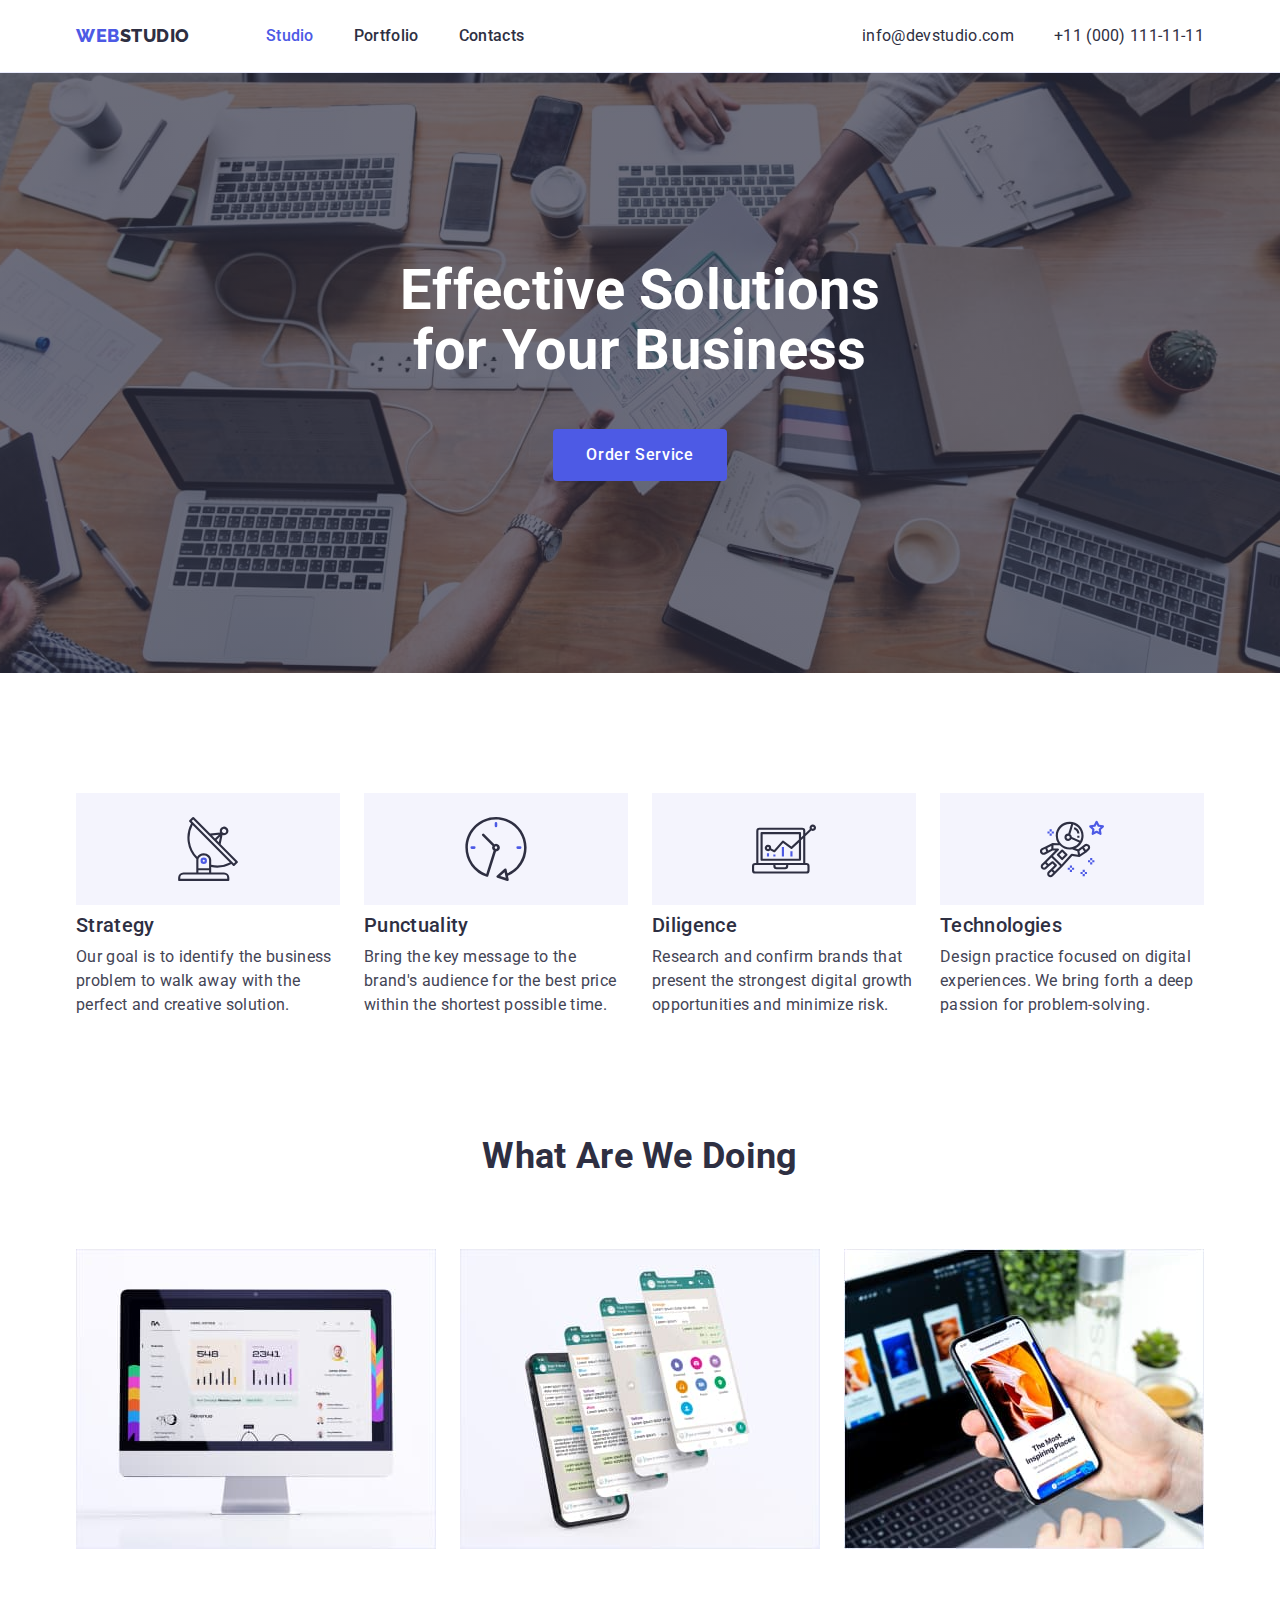
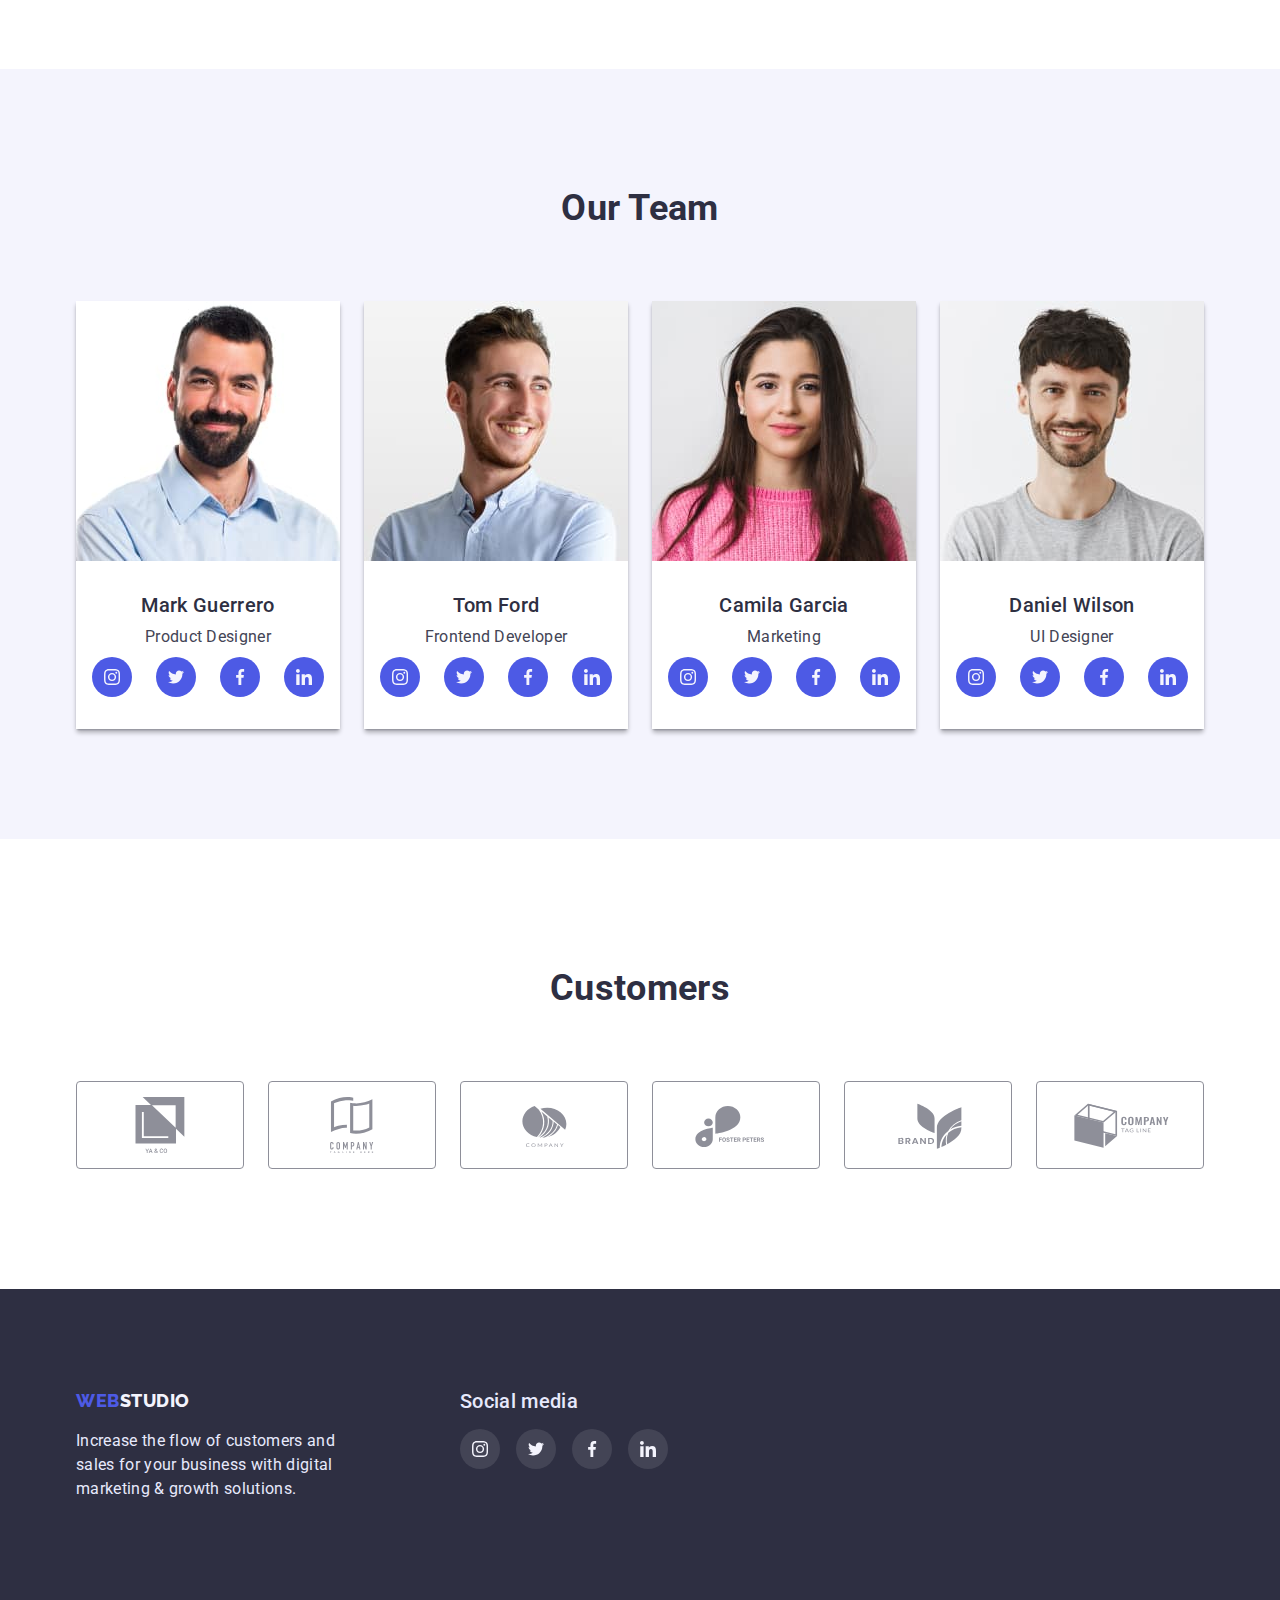
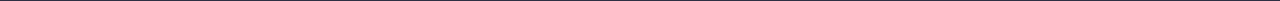
<file: index.html>
<!DOCTYPE html>
<html lang="en">
	<head>
		<meta charset="UTF-8" />
		<meta http-equiv="X-UA-Compatible" content="IE=edge" />
		<meta name="viewport" content="width=device-width, initial-scale=1.0" />
		<link rel="preconnect" href="https://fonts.googleapis.com" />
		<link rel="preconnect" href="https://fonts.gstatic.com" crossorigin />
		<link
			href="https://fonts.googleapis.com/css2?family=Raleway:wght@800&family=Roboto:wght@400;500;700&display=swap"
			rel="stylesheet"
		/>
		<link href="https://cdn.jsdelivr.net/npm/modern-normalize@1.1.0/modern-normalize.min.css" rel="stylesheet" />
		<link rel="stylesheet" href="./css/styles.css" />
		<title>WebStudio</title>
	</head>
	<body>
		<!-- head -->
		<header>
			<div class="container header-list">
				<nav class="page-nav">
					<!-- Logo -->
					<a href="./index.html" class="logo"><span>Web</span>Studio</a>
					<ul class="list list-nav">
						<li><a href="./index.html" class="link-nav current">Studio</a></li>
						<li><a href="./portfolio.html" class="link-nav">Portfolio</a></li>
						<li><a href="" class="link-nav">Contacts</a></li>
					</ul>
				</nav>
				<address>
					<ul class="list address-nav">
						<li><a href="mailto:info@devstudio.com" class="link-address"> info@devstudio.com</a></li>
						<li><a href="tel:+110001111111" class="link-address">+11 (000) 111-11-11</a></li>
					</ul>
				</address>
			</div>
		</header>
		<main>
			<!-- Hero -->
			<section class="hero">
				<div class="container">
					<h1 class="title-first">Effective Solutions <br />for Your Business</h1>
					<button type="button" class="button">Order Service</button>
				</div>
			</section>
			<!-- advantages -->
			<section class="section">
				<div class="container advantages">
					<h2 hidden>advantages</h2>
					<ul class="list">
						<li class="item">
							<div class="item-box">
								<svg class="svg-adv">
									<use href="./images/sprite.svg#antenna"></use>
								</svg>
							</div>
							<h3 class="title-third">Strategy</h3>
							<p> Our goal is to identify the business problem to walk away with the perfect and creative solution. </p>
						</li>
						<li class="item">
							<div class="item-box">
								<svg class="svg-adv">
									<use href="./images/sprite.svg#clock"></use>
								</svg>
							</div>
							<h3 class="title-third">Punctuality</h3>
							<p>
								Bring the key message to the brand's audience for the best price within the shortest possible time.
							</p>
						</li>
						<li class="item">
							<div class="item-box">
								<svg class="svg-adv">
									<use href="./images/sprite.svg#notebook"></use>
								</svg>
							</div>
							<h3 class="title-third">Diligence</h3>
							<p>
								Research and confirm brands that present the strongest digital growth opportunities and minimize risk.
							</p>
						</li>
						<li class="item">
							<div class="item-box">
								<svg class="svg-adv">
									<use href="./images/sprite.svg#astronaut"></use>
								</svg>
							</div>
							<h3 class="title-third">Technologies</h3>
							<p>
								Design practice focused on digital experiences. We bring forth a deep passion for problem-solving.
							</p>
						</li>
					</ul>
				</div>
			</section>
			<!-- What are we doing? -->
			<section class="areas section">
				<div class="container">
					<h2 class="title-second">What are we doing</h2>
					<ul class="list list-areas">
						<li><img src="./images/imac.jpg" alt="comp" width="360" /></li>
						<li><img src="./images/phone.jpg" alt="phone" width="360" /></li>
						<li>
							<img src="./images/notephone.jpg" alt="comp+phone" width="360" />
						</li>
					</ul>
				</div>
			</section>
			<!-- Our Team -->
			<section class="team section">
				<div class="container">
					<h2 class="title-second">Our Team</h2>
					<ul class="list list-empl">
						<li class="empl-card">
							<img src="./images/mark.jpg" alt="Mark Guerrero" width="264" />
							<div class="empl-name">
								<h3 class="title-third">Mark Guerrero</h3>
								<p>Product Designer</p>
								<ul class="list social-icons">
									<li class="item-social">
										<a class="social-button" href="#">
											<svg class="social-icon" width="16" height="16">
												<use href="./images/sprite.svg#instagram"></use>
											</svg>
										</a>
									</li>
									<li class="item-social">
										<a class="social-button" href="#">
											<svg class="social-icon" width="16" height="16">
												<use href="./images/sprite.svg#twitter"></use>
											</svg>
										</a>
									</li>
									<li class="item-social">
										<a class="social-button" href="#">
											<svg class="social-icon" width="16" height="16">
												<use href="./images/sprite.svg#facebook"></use>
											</svg>
										</a>
									</li>
									<li class="item-social">
										<a class="social-button" href="#">
											<svg class="social-icon" width="16px" height="16px	">
												<use href="./images/sprite.svg#linkedin"></use>
											</svg>
										</a>
									</li>
								</ul>
							</div>
						</li>
						<li class="empl-card">
							<img src="./images/tom.jpg" alt="Tom Ford" width="264" />
							<div class="empl-name">
								<h3 class="title-third">Tom Ford</h3>
								<p>Frontend Developer</p>
								<ul class="list social-icons">
									<li class="item-social">
										<a class="social-button" href="#">
											<svg class="social-icon" width="16" height="16">
												<use href="./images/sprite.svg#instagram"></use>
											</svg>
										</a>
									</li>
									<li class="item-social">
										<a class="social-button" href="#">
											<svg class="social-icon" width="16" height="16">
												<use href="./images/sprite.svg#twitter"></use>
											</svg>
										</a>
									</li>
									<li class="item-social">
										<a class="social-button" href="#">
											<svg class="social-icon" width="16" height="16">
												<use href="./images/sprite.svg#facebook"></use>
											</svg>
										</a>
									</li>
									<li class="item-social">
										<a class="social-button" href="#">
											<svg class="social-icon" width="16px" height="16px	">
												<use href="./images/sprite.svg#linkedin"></use>
											</svg>
										</a>
									</li>
								</ul>
							</div>
						</li>
						<li class="empl-card">
							<img src="./images/camila.jpg" alt="Camila Garcia" width="264" />
							<div class="empl-name">
								<h3 class="title-third">Camila Garcia</h3>
								<p>Marketing</p>
								<ul class="list social-icons">
									<li class="item-social">
										<a class="social-button" href="#">
											<svg class="social-icon" width="16" height="16">
												<use href="./images/sprite.svg#instagram"></use>
											</svg>
										</a>
									</li>
									<li class="item-social">
										<a class="social-button" href="#">
											<svg class="social-icon" width="16" height="16">
												<use href="./images/sprite.svg#twitter"></use>
											</svg>
										</a>
									</li>
									<li class="item-social">
										<a class="social-button" href="#">
											<svg class="social-icon" width="16" height="16">
												<use href="./images/sprite.svg#facebook"></use>
											</svg>
										</a>
									</li>
									<li class="item-social">
										<a class="social-button" href="#">
											<svg class="social-icon" width="16px" height="16px	">
												<use href="./images/sprite.svg#linkedin"></use>
											</svg>
										</a>
									</li>
								</ul>
							</div>
						</li>
						<li class="empl-card">
							<img src="./images/daniel.jpg" alt="Daniel Wilson" width="264" />
							<div class="empl-name">
								<h3 class="title-third">Daniel Wilson</h3>
								<p>UI Designer</p>
								<ul class="list social-icons">
									<li class="item-social">
										<a class="social-button" href="#">
											<svg class="social-icon" width="16" height="16">
												<use href="./images/sprite.svg#instagram"></use>
											</svg>
										</a>
									</li>
									<li class="item-social">
										<a class="social-button" href="#">
											<svg class="social-icon" width="16" height="16">
												<use href="./images/sprite.svg#twitter"></use>
											</svg>
										</a>
									</li>
									<li class="item-social">
										<a class="social-button" href="#">
											<svg class="social-icon" width="16" height="16">
												<use href="./images/sprite.svg#facebook"></use>
											</svg>
										</a>
									</li>
									<li class="item-social">
										<a class="social-button" href="#">
											<svg class="social-icon" width="16px" height="16px	">
												<use href="./images/sprite.svg#linkedin"></use>
											</svg>
										</a>
									</li>
								</ul>
							</div>
						</li>
					</ul>
				</div>
			</section>
		</main>
		<!-- =======Customers======== -->
		<section class="section customers">
			<div class="container">
				<h2 class="title-second">Customers</h2>
				<ul class="list list-cust">
					<li class="cust-item">
						<a class="cust-icon" href="#">
							<svg class="cust-logo" width="104" height="56" fill="#8e8f99">
								<use href="./images/sprite.svg#yaco"></use>
							</svg>
						</a>
					</li>
					<li class="cust-item">
						<a class="cust-icon" href="#">
							<svg class="cust-logo" width="104" height="56" fill="#8e8f99">
								<use href="./images/sprite.svg#tagline1"></use>
							</svg>
						</a>
					</li>
					<li class="cust-item">
						<a class="cust-icon" href="#">
							<svg class="cust-logo" width="104" height="56" fill="#8e8f99">
								<use href="./images/sprite.svg#company"></use>
							</svg>
						</a>
					</li>
					<li class="cust-item">
						<a class="cust-icon" href="#">
							<svg class="cust-logo" width="104" height="56" fill="#8e8f99">
								<use href="./images/sprite.svg#foster"></use>
							</svg>
						</a>
					</li>
					<li class="cust-item">
						<a class="cust-icon" href="#">
							<svg class="cust-logo" width="104" height="56" fill="#8e8f99">
								<use href="./images/sprite.svg#brand"></use>
							</svg>
						</a>
					</li>
					<li class="cust-item">
						<a class="cust-icon" href="#">
							<svg class="cust-logo" width="104" height="56" fill="#8e8f99">
								<use href="./images/sprite.svg#tagline2"></use>
							</svg>
						</a>
					</li>
				</ul>
			</div>
		</section>
		<!-- Page footer -->
		<footer class="footer">
			<div class="container footer-items">
				<div class="footer-logo">
					<a href="./index.html" class="logo footer-logo-link"><span>Web</span>Studio</a>
					<p> Increase the flow of customers and sales for your business with digital marketing & growth solutions. </p>
				</div>
				<div class="footer-media">
					<p class="title-third">Social media</p>
					<ul class="list social-icons">
						<li class="item-social">
							<a class="social-button" href="#">
								<svg class="social-icon" width="16" height="16">
									<use href="./images/sprite.svg#instagram"></use>
								</svg>
							</a>
						</li>
						<li class="item-social">
							<a class="social-button" href="#">
								<svg class="social-icon" width="16" height="16">
									<use href="./images/sprite.svg#twitter"></use>
								</svg>
							</a>
						</li>
						<li class="item-social">
							<a class="social-button" href="#">
								<svg class="social-icon" width="16" height="16">
									<use href="./images/sprite.svg#facebook"></use>
								</svg>
							</a>
						</li>
						<li class="item-social">
							<a class="social-button" href="#">
								<svg class="social-icon" width="16px" height="16px	">
									<use href="./images/sprite.svg#linkedin"></use>
								</svg>
							</a>
						</li>
					</ul>
				</div>
			</div>
		</footer>
	</body>
</html>
</file>
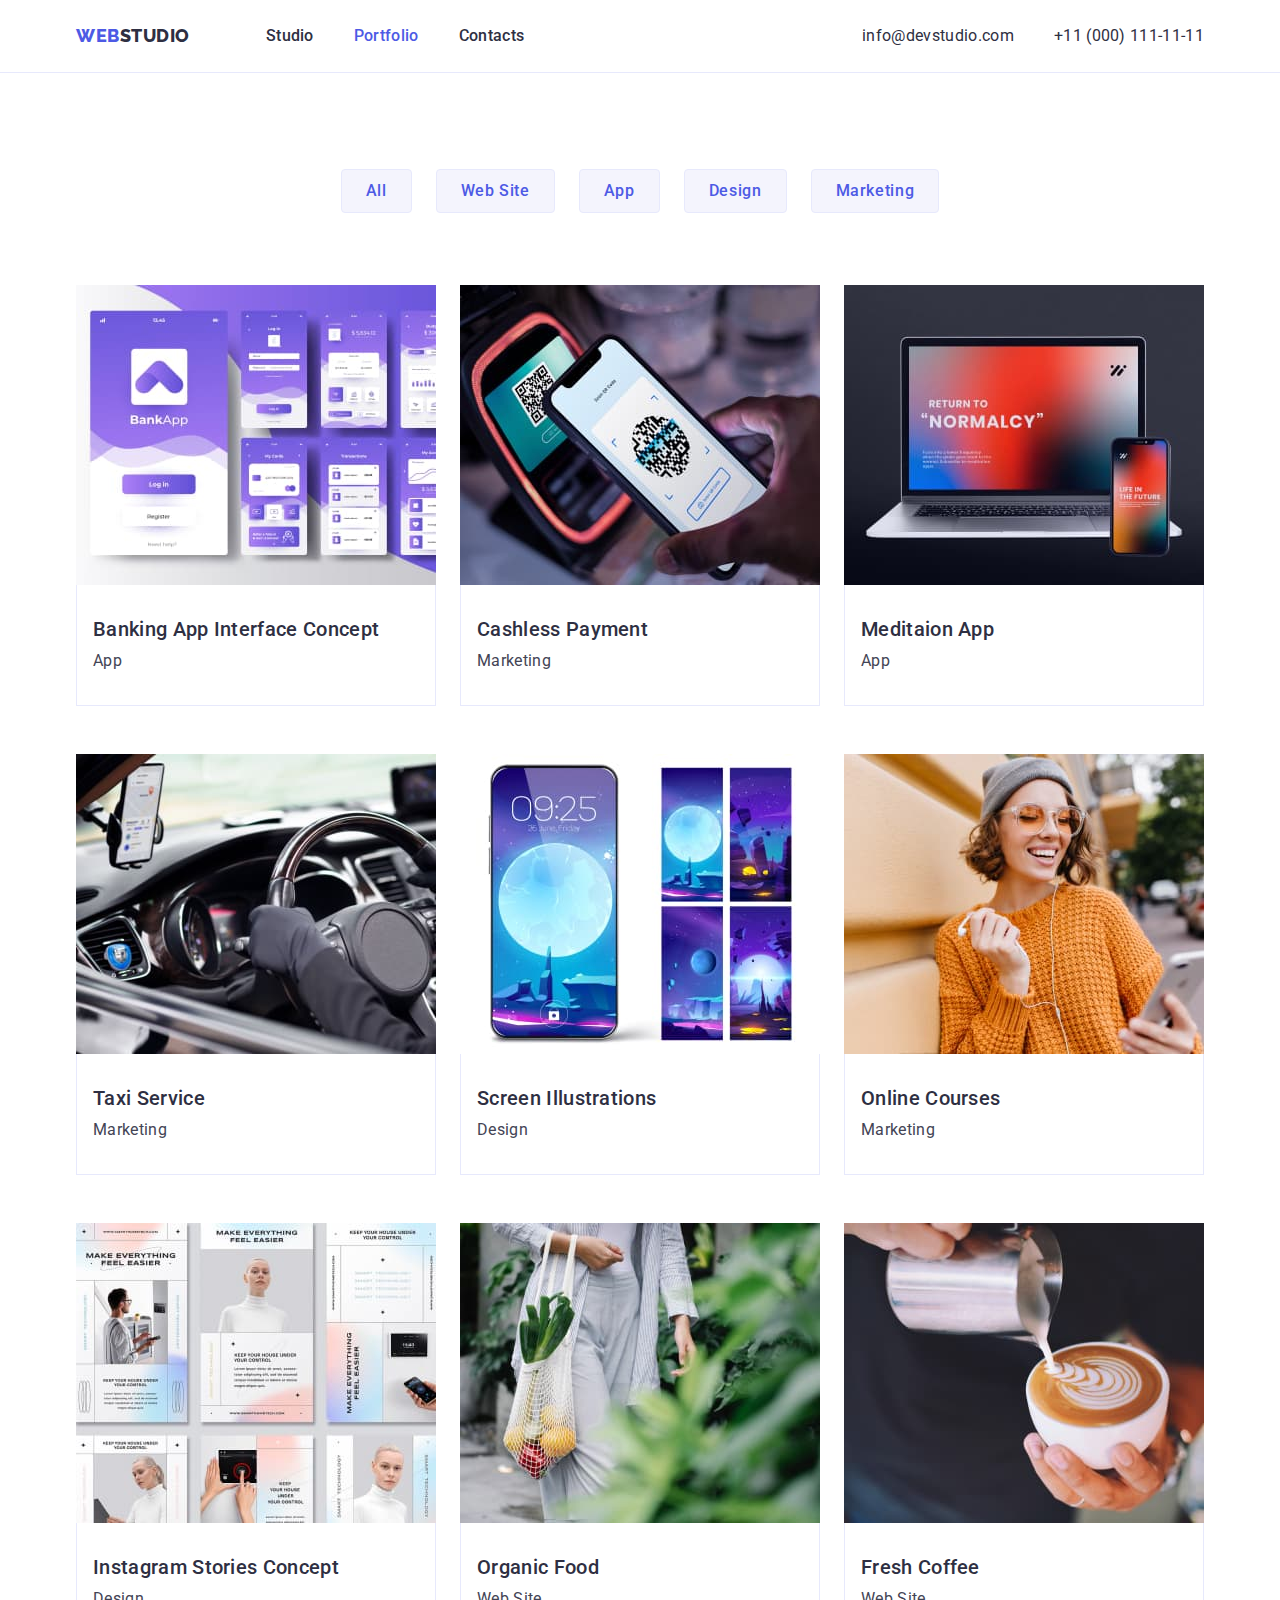
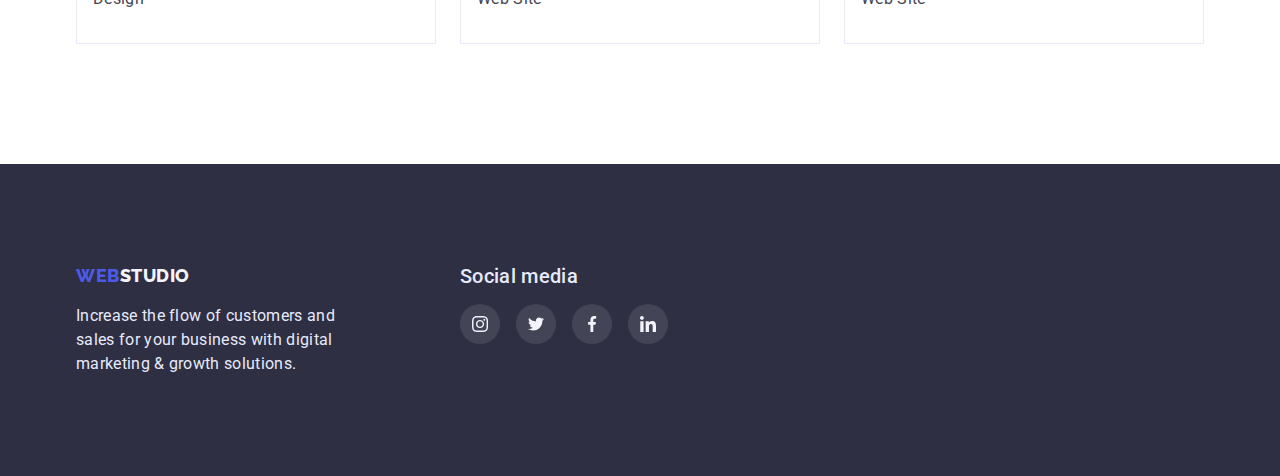
<file: portfolio.html>
<!DOCTYPE html>
<html lang="en">
	<head>
		<meta charset="UTF-8" />
		<meta http-equiv="X-UA-Compatible" content="IE=edge" />
		<meta name="viewport" content="width=device-width, initial-scale=1.0" />
		<link rel="preconnect" href="https://fonts.googleapis.com" />
		<link rel="preconnect" href="https://fonts.gstatic.com" crossorigin />
		<link
			href="https://fonts.googleapis.com/css2?family=Raleway:wght@800&family=Roboto:wght@400;500;700&display=swap"
			rel="stylesheet"
		/>
		<link href="https://cdn.jsdelivr.net/npm/modern-normalize@1.1.0/modern-normalize.min.css" rel="stylesheet" />
		<link rel="stylesheet" href="./css/styles.css" />
		<title>Portfolio</title>
	</head>
	<body>
		<!-- head -->
		<header>
			<div class="container header-list">
				<nav class="page-nav">
					<!-- Logo -->
					<a href="./index.html" class="logo"><span>Web</span>Studio</a>
					<ul class="list list-nav">
						<li><a href="./index.html" class="link-nav">Studio</a></li>
						<li><a href="./portfolio.html" class="link-nav current">Portfolio</a></li>
						<li><a href="" class="link-nav">Contacts</a></li>
					</ul>
				</nav>
				<address>
					<ul class="list address-nav">
						<li><a href="mailto:info@devstudio.com" class="link-address"> info@devstudio.com</a></li>
						<li><a href="tel:+110001111111" class="link-address">+11 (000) 111-11-11</a></li>
					</ul>
				</address>
			</div>
		</header>
		<main>
			<section class="prtf-section">
				<div class="container">
					<h1 hidden>filter</h1>
					<!-- filter -->
					<ul class="list btns-filter">
						<li><button type="button" class="button-filter">All</button></li>
						<li><button type="button" class="button-filter">Web Site</button></li>
						<li><button type="button" class="button-filter">App</button></li>
						<li><button type="button" class="button-filter">Design</button></li>
						<li><button type="button" class="button-filter">Marketing</button></li>
					</ul>
					<!-- sites list -->
					<ul class="list img-works">
						<li class="img-item">
							<a class="img-link" href="">
								<img src="./images/banking.jpg" alt="Banking App Interface Concept" width="360" />
								<div class="img-title">
									<h2 class="title-third">Banking App Interface Concept</h2>
									<p class="sample-type">App</p>
								</div>
							</a>
						</li>
						<li class="img-item">
							<a class="img-link" href="">
								<img src="./images/payment.jpg" alt="Cashless Payment" width="360" />
								<div class="img-title">
									<h2 class="title-third">Cashless Payment</h2>
									<p class="sample-type">Marketing</p>
								</div>
							</a>
						</li>
						<li class="img-item">
							<a class="img-link" href="">
								<img src="./images/medapp.jpg" alt="Meditaion App" width="360" />
								<div class="img-title">
									<h2 class="title-third">Meditaion App</h2>
									<p class="sample-type">App</p>
								</div>
							</a>
						</li>
						<li class="img-item">
							<a class="img-link" href="">
								<img src="./images/taxi.jpg" alt="Taxi Service" width="360" />
								<div class="img-title">
									<h2 class="title-third">Taxi Service</h2>
									<p class="sample-type">Marketing</p>
								</div>
							</a>
						</li>
						<li class="img-item">
							<a class="img-link" href="">
								<img src="./images/illustrations.jpg" alt="Screen Illustrations" width="360" />
								<div class="img-title">
									<h2 class="title-third">Screen Illustrations</h2>
									<p class="sample-type">Design</p>
								</div>
							</a>
						</li>
						<li class="img-item">
							<a class="img-link" href="">
								<img src="./images/courses.jpg" alt="Online Courses" width="360" />
								<div class="img-title">
									<h2 class="title-third">Online Courses</h2>
									<p class="sample-type">Marketing</p>
								</div>
							</a>
						</li>
						<li class="img-item">
							<a class="img-link" href="">
								<img src="./images/stories.jpg" alt="Instagram Stories Concept" width="360" />
								<div class="img-title">
									<h2 class="title-third">Instagram Stories Concept</h2>
									<p class="sample-type">Design</p>
								</div>
							</a>
						</li>
						<li class="img-item">
							<a class="img-link" href="">
								<img src="./images/organic.jpg" alt="Organic Food" width="360" />
								<div class="img-title">
									<h2 class="title-third">Organic Food</h2>
									<p class="sample-type">Web Site</p>
								</div>
							</a>
						</li>
						<li class="img-item">
							<a class="img-link" href="">
								<img src="./images/coffee.jpg" alt="Fresh Coffee" width="360" />
								<div class="img-title">
									<h2 class="title-third">Fresh Coffee</h2>
									<p class="sample-type">Web Site</p>
								</div>
							</a>
						</li>
					</ul>
				</div>
			</section>
		</main>
		<!-- Page footer -->
		<footer class="footer">
			<div class="container footer-items">
				<div class="footer-logo">
					<a href="./index.html" class="logo footer-logo-link"><span>Web</span>Studio</a>
					<p> Increase the flow of customers and sales for your business with digital marketing & growth solutions. </p>
				</div>
				<div class="footer-media">
					<p class="title-third">Social media</p>
					<ul class="list social-icons">
						<li class="item-social">
							<a class="social-button" href="#">
								<svg class="social-icon" width="16" height="16">
									<use href="./images/sprite.svg#instagram"></use>
								</svg>
							</a>
						</li>
						<li class="item-social">
							<a class="social-button" href="#">
								<svg class="social-icon" width="16" height="16">
									<use href="./images/sprite.svg#twitter"></use>
								</svg>
							</a>
						</li>
						<li class="item-social">
							<a class="social-button" href="#">
								<svg class="social-icon" width="16" height="16">
									<use href="./images/sprite.svg#facebook"></use>
								</svg>
							</a>
						</li>
						<li class="item-social">
							<a class="social-button" href="#">
								<svg class="social-icon" width="16px" height="16px	">
									<use href="./images/sprite.svg#linkedin"></use>
								</svg>
							</a>
						</li>
					</ul>
				</div>
			</div>
		</footer>
	</body>
</html>
</file>
<file: css/styles.css>
:root {
	--iris-active-focused: #4d5ae5;
	--ocean: #404bbf;
	--navyblue-shadow: #2e2f42;
	--green-success: #31d0aa;
	--body-text: #434455;
	--helper-text: #8e8f99;
	--cornflower-accent: #e7e9fc;
	--cloud-light: #f4f4fd;
	--white: #ffffff;
	--navyblue-modal: rgba(46, 47, 66, 0.4);
	--grey: rgba(46, 47, 66, 0.7);
}
body {
	background-color: var(--white);
	font-family: "Roboto", sans-serif;
	font-weight: 400;
	font-size: 16px;
	line-height: 1.5;
	letter-spacing: 0.02em;
	color: var(--body-text);
}
a {
	text-decoration: none;
}
h1,
h2,
h3,
h4,
h5,
h6,
p {
	margin-top: 0;
	margin-bottom: 0;
	padding-left: 0;
}
img {
	display: block;
	max-width: 100%;
	height: auto;
}
.list {
	list-style: none;
	margin: 0;
	padding: 0;
}
.container {
	width: 1158px;
	margin-left: auto;
	margin-right: auto;
	padding-left: 15px;
	padding-right: 15px;
}

/* ========навигация-шапка========= */
address {
	margin-left: auto;
}
.address-nav {
	display: flex;
}
.address-nav li + li {
	margin-left: 40px;
}
.list-nav {
	display: flex;
	flex-direction: row;
}
.list-nav li + li {
	margin-left: 40px;
}
.header-list {
	display: flex;
	align-items: center;
}
.page-nav {
	display: flex;
	align-items: center;
}
.link-nav {
	display: block;
	padding-top: 24px;
	padding-bottom: 24px;

	font-weight: 500;
	color: var(--navyblue-shadow);
}
.current {
	color: var(--iris-active-focused);
}
.link-nav:hover,
.link-nav:focus {
	color: var(--ocean);
}
.link-nav:active {
	color: var(--iris-active-focused);
}
.link-address {
	color: var(--navyblue-shadow);
	font-style: normal;
}
.link-address:hover,
.link-address:focus {
	color: var(--ocean);
}
.logo {
	margin-right: 76px;
	font-family: "Raleway", sans-serif;
	font-weight: 800;
	font-size: 18px;
	line-height: 1.33;
	letter-spacing: 0.03em;
	text-transform: uppercase;
	color: var(--navyblue-shadow);
}
.logo > span {
	color: var(--iris-active-focused);
}
header {
	border-bottom: 1px solid var(--cornflower-accent);
}
/* =========Оформление героя================== */
.hero {
	max-width: 1440px;
	height: 600px;
	margin-left: auto;
	margin-right: auto;
	padding-top: 188px;
	padding-bottom: 188px;
	background-color: var(--navyblue-shadow);
	background-image: linear-gradient(var(--grey), var(--grey)), url(../images/people-office.jpg);
	background-repeat: no-repeat;
	background-position: center;
	text-align: center;
}
.button {
	margin-top: 48px;
	margin-right: auto;
	margin-left: auto;
	padding: 16px 32px;

	font-family: "Roboto", sans-serif;
	cursor: pointer;
	background: var(--iris-active-focused);
	font-weight: 500;
	letter-spacing: 0.04em;
	text-align: center;
	min-width: 169px;
	border: 1px solid transparent;
	border-radius: 4px;
	color: var(--white);
}
.button:hover,
.button:focus {
	background-color: var(--ocean);
}
/* Заголовки */
.title-first {
	font-size: 56px;
	line-height: 1.07;
	text-align: center;
	color: var(--white);
}
.title-second {
	font-size: 36px;
	line-height: 1.11;
	text-align: center;
	text-transform: capitalize;
	color: var(--navyblue-shadow);
}
.title-third {
	font-weight: 500;
	font-size: 20px;
	line-height: 1.2;
	color: var(--navyblue-shadow);
}
/* ==============Преимущества============= */
.section {
	padding-top: 120px;
	padding-bottom: 120px;
}
.advantages .title-third {
	margin-bottom: 8px;
}
.advantages .item {
	width: calc((100% - 72px) / 4);
	margin-right: 24px;
}
.advantages .item:last-child {
	margin-right: 0;
}
.advantages .list {
	display: flex;
}
.svg-adv {
	width: 64px;
	height: 64px;
}
.item-box {
	display: flex;
	background-color: var(--cloud-light);
	width: 264px;
	height: 112px;
	justify-content: center;
	align-items: center;
	margin-bottom: 8px;
}
/* =================Что мы делаем============= */
.list-areas {
	display: flex;
	justify-content: space-between;
}
.areas {
	padding-top: 0;
}
/* =================Команда=============== */
.team {
	background-color: var(--cloud-light);
	padding-bottom: 110px;
}
.team .title-second,
.areas .title-second {
	margin-bottom: 72px;
}
.list-empl {
	display: flex;
	justify-content: space-between;
}
.empl-card {
	box-shadow: 0px 4px 4px rgba(0, 0, 0, 0.25), 0px 1px 1px rgba(46, 47, 66, 0.16), 0px 2px 1px rgba(46, 47, 66, 0.08);
	border-radius: 0px 0px 4px 4px;
}
.empl-name {
	background-color: var(--white);
	text-align: center;
	padding-bottom: 32px;
	padding-top: 32px;
}
.list-empl .title-third {
	margin-bottom: 8px;
}
.social-icons {
	display: flex;
	margin: 8px 16px 0;
	gap: 24px;
	justify-content: space-around;
}
.social-icon {
	fill: var(--cloud-light);
}
.item-social {
	width: 40px;
	height: 40px;
	border-radius: 50%;
	background-color: var(--iris-active-focused);
}
.social-button {
	display: flex;
	align-items: center;
	justify-content: center;
	width: 100%;
	height: 100%;
	border-radius: 50%;
}
.social-button:hover,
.social-button:focus {
	background-color: var(--ocean);
}

/* =========Customers========== */
.customers {
	padding-top: 130px;
}
.cust-item {
	width: 168px;
	height: 88px;
}
.list-cust {
	display: flex;
	justify-content: space-between;
	gap: 24px;
	margin-top: 72px;
}
.cust-icon {
	display: flex;
	justify-content: center;
	align-items: center;
	width: 100%;
	height: 100%;
	border: 1px solid var(--helper-text);
	border-radius: 4px;
}
.cust-icon:hover,
.cust-icon:focus {
	border-color: var(--ocean);
}
.cust-icon:hover .cust-logo,
.cust-icon:focus .cust-logo {
	fill: var(--ocean);
}

/* =========Footer======== */
.footer {
	padding-top: 100px;
	padding-bottom: 100px;
	/* max-width: 1440px; */
	background-color: var(--navyblue-shadow);
	color: var(--cornflower-accent);
}
.footer-logo-link {
	display: flex;
	color: var(--cloud-light);
}
.footer-logo p {
	margin-top: 16px;
	width: 264px;
}

.footer-items {
	display: flex;
	gap: 120px;
}
.footer-items .title-third {
	color: currentColor;
}
.footer-media .social-icons {
	justify-content: space-between;
	margin: 16px 0 0 0;
	gap: 16px;
}
.footer-media .item-social {
	background-color: rgba(255, 255, 255, 10%);
}
.footer-media .social-button:hover,
.footer-media .social-button:focus {
	background-color: var(--green-success);
}

/* Кнопки фильтра портфолио */
.prtf-section {
	padding-top: 96px;
	padding-bottom: 120px;
}
.button-filter {
	padding: 12px 24px;

	font-family: "Roboto", sans-serif;
	cursor: pointer;
	font-weight: 500;
	letter-spacing: 0.04em;
	background-color: var(--cloud-light);
	color: var(--iris-active-focused);
	border: 1px solid #e7e9fc;
	border-radius: 4px;
}
.button-filter:hover,
.button-filter:focus {
	background-color: var(--iris-active-focused);
	color: var(--white);
	box-shadow: 0px 3px 1px rgba(0, 0, 0, 0.1), 0px 2px 1px rgba(0, 0, 0, 0.08), 0px 2px 2px rgba(0, 0, 0, 0.12);
}
.sample-type {
	color: var(--body-text);
}
.btns-filter {
	display: flex;
	margin-bottom: 72px;
	justify-content: center;
}
.btns-filter li + li {
	margin-left: 24px;
}
/* =============Разметка картинок работ===== */
.img-item {
	flex-basis: calc((100% - 48px) / 3);
}
.img-works {
	display: flex;
	flex-wrap: wrap;
	gap: 48px 24px;
}
.img-works p {
	margin-top: 8px;
}
.img-title {
	padding: 32px 0 32px 16px;
	border-bottom: 1px solid var(--cornflower-accent);
	border-right: 1px solid var(--cornflower-accent);
	border-left: 1px solid var(--cornflower-accent);
}
.img-link {
	display: block;
}
.img-link:hover,
.img-link:focus {
	box-shadow: 0px 1px 6px rgba(46, 47, 66, 0.08), 0px 1px 1px rgba(46, 47, 66, 0.16), 0px 2px 1px rgba(46, 47, 66, 0.08);
}
</file>
